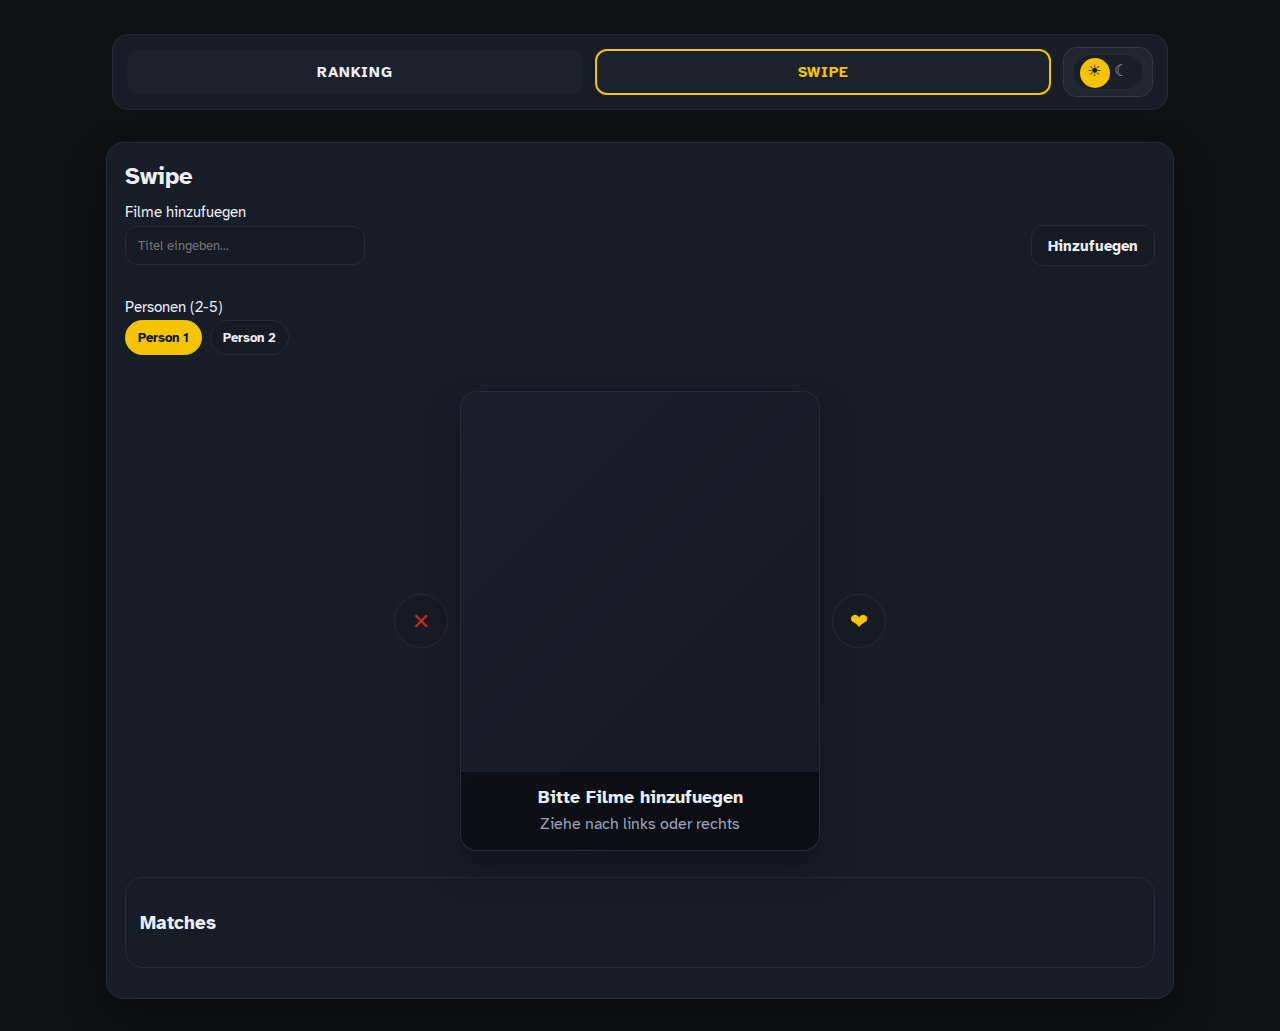
<file: film-swiper.html>
<!DOCTYPE html>
<html lang="de">
<head>
  <meta charset="UTF-8">
  <title>Film Swipe</title>
  <meta name="viewport" content="width=device-width, initial-scale=1">
  <link rel="preconnect" href="https://fonts.googleapis.com">
  <link rel="preconnect" href="https://fonts.gstatic.com" crossorigin>
  <link href="https://fonts.googleapis.com/css2?family=Atkinson+Hyperlegible:wght@400;700&display=swap" rel="stylesheet">
  <link rel="stylesheet" href="style.css">
</head>
<body class="accent-person1">
  <div class="app-container">
    <header>
      <div class="tab-bar">
        <a class="tab" href="index.html">Ranking</a>
        <a class="tab active" href="film-swiper.html">Swipe</a>
        <div class="header-actions">
          <button id="toggleThemeBtn" class="theme-toggle" aria-label="Theme wechseln">
            <span class="icon sun">☀</span>
            <span class="icon moon">☾</span>
          </button>
        </div>
      </div>
    </header>

    <main>
      <section class="card">
        <div class="page-subtitle">
          <h2>Swipe</h2>
        </div>
        <div class="swiper-controls">
          <div class="field-group">
            <label for="movieInput">Filme hinzufuegen</label>
            <div class="row">
              <div class="wide-input-wrap">
                <input id="movieInput" class="wide-input" placeholder="Titel eingeben..." autocomplete="off">
                <div id="movieSuggestList" class="suggest-list hidden"></div>
              </div>
              <button id="addMovieBtn" class="btn secondary" type="button">Hinzufuegen</button>
            </div>
            <div id="selectedMovies" class="tag-list"></div>
          </div>
          <div class="field-group">
            <label>Personen (2-5)</label>
            <div class="person-button-group" id="swiperPersonButtons"></div>
          </div>
        </div>

        <div class="swipe-area">
          <button id="swipeNoBtn" class="swipe-btn swipe-btn-left" aria-label="Nein">✕</button>
          <div id="swipeCard" class="swipe-card" role="button" aria-label="Swipe Karte">
            <div class="swipe-card-body">
              <div class="swipe-card-title" id="swipeTitle">Bitte Filme hinzufuegen</div>
              <div class="swipe-card-meta" id="swipeMeta">Ziehe nach links oder rechts</div>
            </div>
          </div>
          <button id="swipeYesBtn" class="swipe-btn swipe-btn-right" aria-label="Ja">❤</button>
        </div>
        <p id="swipeStatus" class="status-text"></p>
        <div class="match-list card nested">
          <h3>Matches</h3>
          <ul id="matchList"></ul>
        </div>
      </section>
    </main>
  </div>
  <script>
    // Lightmode toggle
    (() => {
      const body = document.body;
      const btnTheme = document.getElementById('toggleThemeBtn');
      const applyTheme = (mode) => {
        if (mode === 'light') body.classList.add('theme-light');
        else body.classList.remove('theme-light');
        btnTheme?.classList.toggle('active', mode === 'light');
      };
      const stored = localStorage.getItem('theme-mode');
      if (stored) applyTheme(stored);
      btnTheme?.addEventListener('click', () => {
        const nowLight = !body.classList.contains('theme-light');
        applyTheme(nowLight ? 'light' : 'dark');
        localStorage.setItem('theme-mode', nowLight ? 'light' : 'dark');
      });
    })();
  </script>
  <script>
    (() => {
      const card = document.getElementById('swipeCard');
      const status = document.getElementById('swipeStatus');
      const btnYes = document.getElementById('swipeYesBtn');
      const btnNo = document.getElementById('swipeNoBtn');
      const movieInput = document.getElementById('movieInput');
      const movieSuggestList = document.getElementById('movieSuggestList');
      const addMovieBtn = document.getElementById('addMovieBtn');
      const selectedMoviesEl = document.getElementById('selectedMovies');
      const personButtonsEl = document.getElementById('swiperPersonButtons');
      const swipeTitle = document.getElementById('swipeTitle');
      const swipeMeta = document.getElementById('swipeMeta');
      const matchList = document.getElementById('matchList');
      const API_BASE = 'http://localhost:5000';
      let suggestions = [];
      let suggestionsMap = {};
      let selectedMovies = [];
      let likes = {};
      let matches = new Set();
      let personCount = 2;
      let persons = [];
      let currentPerson = 'p1';
      let currentIndex = 0;

      if (!card) return;
      let startX = 0;
      let currentX = 0;
      let dragging = false;
      const threshold = 90;

      const setCardTransform = (x) => {
        card.style.transform = `translateX(${x}px) rotate(${x * 0.05}deg)`;
        const opacity = Math.min(Math.abs(x) / threshold, 1);
        card.style.boxShadow = `0 20px 40px rgba(0,0,0,0.35), 0 0 0 1px rgba(255,255,255,0.05), 0 0 0 2px rgba(255,255,255,${opacity * 0.05})`;
      };

      const handleStart = (clientX) => {
        dragging = true;
        startX = clientX;
        card.classList.add('dragging');
        hideButtons();
      };

      const handleMove = (clientX) => {
        if (!dragging) return;
        currentX = clientX - startX;
        setCardTransform(currentX);
      };

      const resetCard = () => {
        dragging = false;
        currentX = 0;
        card.classList.remove('dragging');
        card.style.transform = '';
        card.style.boxShadow = '';
        showButtons();
      };

      function decide(decision) {
        if (!selectedMovies.length) {
          status.textContent = 'Bitte zuerst Filme hinzufuegen.';
          resetCard();
          return;
        }
        const movie = selectedMovies[currentIndex % selectedMovies.length];
        if (decision === 'Ja') recordLike(movie.title, currentPerson);
        else recordDislike(movie.title, currentPerson);
        updateCard();
        status.textContent = `Entscheidung: ${decision}`;
        card.classList.add(decision === 'Ja' ? 'swipe-yes' : 'swipe-no');
        card.style.transform = `translateX(${decision === 'Ja' ? 300 : -300}px) rotate(${decision === 'Ja' ? 12 : -12}deg)`;
        hideButtons();
        setTimeout(() => {
          card.classList.remove('swipe-yes', 'swipe-no');
          resetCard();
          nextMovie();
        }, 250);
      }

      const handleEnd = () => {
        if (!dragging) return;
        const decision = currentX > threshold ? 'Ja' : currentX < -threshold ? 'Nein' : null;
        if (decision) {
          decide(decision);
        } else {
          status.textContent = '';
          resetCard();
        }
      };

      card.addEventListener('pointerdown', (e) => {
        e.preventDefault();
        handleStart(e.clientX);
      });
      window.addEventListener('pointermove', (e) => {
        if (!dragging) return;
        e.preventDefault();
        handleMove(e.clientX);
      });
      window.addEventListener('pointerup', () => handleEnd());
      window.addEventListener('pointercancel', () => handleEnd());

      // Touch fallback
      card.addEventListener('touchstart', (e) => handleStart(e.touches[0].clientX), { passive: true });
      card.addEventListener('touchmove', (e) => handleMove(e.touches[0].clientX), { passive: true });
      card.addEventListener('touchend', handleEnd);
      card.addEventListener('touchcancel', handleEnd);

      const hideButtons = () => {
        btnYes?.classList.add('hidden');
        btnNo?.classList.add('hidden');
      };
      const showButtons = () => {
        btnYes?.classList.remove('hidden');
        btnNo?.classList.remove('hidden');
      };
      btnYes?.addEventListener('click', () => decide('Ja'));
      btnNo?.addEventListener('click', () => decide('Nein'));

      function setPersons(n) {
        personCount = Math.max(2, Math.min(5, n));
        persons = Array.from({ length: personCount }, (_, i) => `p${i + 1}`);
        currentPerson = persons[0];
        renderPersonButtons();
      }

      function renderPersonButtons() {
        if (!personButtonsEl) return;
        personButtonsEl.innerHTML = '';
        persons.forEach((p, idx) => {
          const btn = document.createElement('button');
          btn.type = 'button';
          btn.className = 'person-btn' + (p === currentPerson ? ' active' : '');
          btn.textContent = `Person ${idx + 1}`;
          btn.addEventListener('click', () => {
            currentPerson = p;
            renderPersonButtons();
          });
          personButtonsEl.appendChild(btn);
        });
      }

      function updateCard() {
        if (!selectedMovies.length) {
          swipeTitle.textContent = 'Bitte Filme hinzufuegen';
          swipeMeta.textContent = 'Ziehe nach links oder rechts';
          card.classList.remove('has-image');
          card.style.backgroundImage = '';
          return;
        }
        const movie = selectedMovies[currentIndex % selectedMovies.length];
        swipeTitle.textContent = movie.display || movie.title;
        swipeMeta.textContent = '';
        if (movie.image) {
          card.classList.add('has-image');
          card.style.backgroundImage = `linear-gradient(180deg, rgba(0,0,0,0.15), rgba(0,0,0,0.45)), url('${movie.image}')`;
        } else {
          card.classList.remove('has-image');
          card.style.backgroundImage = '';
        }
      }

      function addMovie(displayTitle) {
        if (!displayTitle) return;
        const info = suggestionsMap[displayTitle] || { title: displayTitle };
        if (selectedMovies.find(m => m.title === info.title)) return;
        const movieObj = { title: info.title, display: info.display || displayTitle, image: info.image || '' };
        selectedMovies.push(movieObj);
        likes[info.title] = likes[info.title] || [];
        renderSelectedMovies();
        updateCard();
      }

      function removeMovie(title) {
        selectedMovies = selectedMovies.filter(t => t.title !== title);
        delete likes[title];
        matches.delete(title);
        renderSelectedMovies();
        updateMatches();
        if (currentIndex >= selectedMovies.length) currentIndex = 0;
        updateCard();
      }

      function renderSelectedMovies() {
        if (!selectedMoviesEl) return;
        selectedMoviesEl.innerHTML = '';
        selectedMovies.forEach(m => {
          const tag = document.createElement('div');
          tag.className = 'tag';
          tag.textContent = m.display || m.title;
          const x = document.createElement('span');
          x.className = 'tag-close';
          x.textContent = '✕';
          x.addEventListener('click', () => removeMovie(m.title));
          tag.appendChild(x);
          selectedMoviesEl.appendChild(tag);
        });
      }

      function renderSuggestList(query = '') {
        if (!movieSuggestList) return;
        const q = (query || '').toLowerCase();
        const filtered = suggestions.filter(s => (s.display || s.title || '').toLowerCase().includes(q)).slice(0, 12);
        movieSuggestList.innerHTML = '';
        if (!filtered.length) { movieSuggestList.classList.add('hidden'); return; }
        filtered.forEach(s => {
          const itemEl = document.createElement('div');
          itemEl.className = 'suggest-item';
          itemEl.textContent = s.display || s.title;
          itemEl.addEventListener('click', () => {
            addMovie(s.display || s.title);
            movieSuggestList.classList.add('hidden');
            movieInput.value = '';
          });
          movieSuggestList.appendChild(itemEl);
        });
        movieSuggestList.classList.remove('hidden');
      }

      async function loadSuggestions() {
        try {
          const resp = await fetch(`${API_BASE}/movies`);
          const data = await resp.json();
          if (resp.ok && data.ok) {
            const items = data.items || [];
            suggestionsMap = {};
            suggestions = items.map(i => {
              const display = i.year ? `${i.title} (${i.year})` : i.title;
              const obj = { display, title: i.title, image: i.image };
              suggestionsMap[display] = obj;
              return obj;
            });
          }
        } catch (e) {
          console.error(e);
        }
      }

      function addFromInput() {
        const val = (movieInput?.value || '').trim();
        if (!val) return;
        addMovie(val);
        movieInput.value = '';
        movieSuggestList?.classList.add('hidden');
      }

      addMovieBtn?.addEventListener('click', addFromInput);
      movieInput?.addEventListener('input', () => renderSuggestList(movieInput.value));
      movieInput?.addEventListener('keydown', (e) => { if (e.key === 'Enter') { e.preventDefault(); addFromInput(); } });
      document.addEventListener('click', (e) => {
        if (!movieSuggestList) return;
        if (!movieSuggestList.contains(e.target) && e.target !== movieInput) movieSuggestList.classList.add('hidden');
      });

      function updateMatches() {
        if (!matchList) return;
        matchList.innerHTML = '';
        Array.from(matches).forEach(title => {
          const li = document.createElement('li');
          li.textContent = title;
          matchList.appendChild(li);
        });
      }

      function recordLike(movie, person) {
        if (!likes[movie]) likes[movie] = [];
        if (!likes[movie].includes(person)) likes[movie].push(person);
        if (likes[movie].length >= personCount) {
          matches.add(movie);
          updateMatches();
        }
      }

      function recordDislike(movie, person) {
        if (!likes[movie]) return;
        likes[movie] = likes[movie].filter(p => p !== person);
      }

      function nextMovie() {
        if (!selectedMovies.length) return;
        currentIndex = (currentIndex + 1) % selectedMovies.length;
        updateCard();
      }

      // Override decide to include movie logic
      // init
      setPersons(2);
      loadSuggestions();
      updateCard();
    })();
  </script>
</body>
</html>
</file>
<file: style.css>
/* Modern dark gray theme with blue accent */
:root {
  --bg: #0f1115;
  --bg-2: #0f1115;
  --bg-elevated: #181e28;
  --border-subtle: #252c39;
  --border-strong: #303a4a;
  --accent: #d32f2f; /* default red (fallback) */
  --accent-strong: #ef5350;
  --accent-soft: rgba(211, 47, 47, 0.22);
  --text-main: #eceff6;
  --text-dim: #9aa7bc;
}

/* Accent themes (player based) */
.accent-person1 { --accent: #f5c400; --accent-strong: #ffd54f; --accent-soft: rgba(245, 196, 0, 0.2); } /* Player 1 - yellow */
.accent-person2 { --accent: #4b8cf5; --accent-strong: #5aa0ff; --accent-soft: rgba(75, 140, 245, 0.18); } /* Player 2 - blue */
.accent-person3 { --accent: #d32f2f; --accent-strong: #ef5350; --accent-soft: rgba(211, 47, 47, 0.22); } /* Player 3 - red */
.accent-person4 { --accent: #a05df5; --accent-strong: #b77bff; --accent-soft: rgba(160, 93, 245, 0.2); } /* Player 4 - violet */
.accent-person5 { --accent: #2f8a4c; --accent-strong: #43a465; --accent-soft: rgba(47, 138, 76, 0.2); } /* Player 5 - dark green */

*, *::before, *::after { box-sizing: border-box; }
html, body { margin: 0; padding: 0; height: 100%; }
body {
  font-family: "Atkinson Hyperlegible", system-ui, -apple-system, BlinkMacSystemFont, "Segoe UI", sans-serif;
  background: var(--bg);
  color: var(--text-main);
}
button, input, select, textarea { font-family: inherit; }

.app-container { max-width: 1100px; margin: 0 auto; padding: 16px; }
header {
  margin-bottom: 18px;
  display: flex;
  flex-direction: column;
  gap: 12px;
  align-items: stretch;
  position: sticky;
  top: 0;
  z-index: 50;
  padding: 18px 6px 8px;
  background: transparent;
}
header h1 { margin: 0; font-size: 1.95rem; text-align: left; }
.subtitle { margin: 0; font-size: 0.95rem; color: var(--text-dim); padding-left: 6px; }
.page-subtitle { text-align: center; margin: 0 0 12px; }
.page-subtitle h2 { margin: 0; font-size: 1.5rem; color: var(--text-main); font-weight: 700; text-align: left; }

.header-actions {
  display: inline-flex;
  gap: 8px;
  align-items: center;
  padding: 6px 8px;
  border-radius: 14px;
  border: 1px solid rgba(255,255,255,0.08);
  background: rgba(255,255,255,0.04);
  margin-left: auto;
}
.icon-btn {
  width: 38px;
  height: 38px;
  border-radius: 12px;
  border: 1px solid rgba(255,255,255,0.12);
  background: rgba(255,255,255,0.08);
  color: #f7f9ff;
  font-size: 18px;
  cursor: pointer;
  display: inline-flex;
  align-items: center;
  justify-content: center;
  transition: transform 0.15s ease, border-color 0.15s ease, background 0.15s ease, color 0.15s ease;
}
.icon-btn:hover { transform: translateY(-1px); border-color: var(--accent); background: rgba(255,255,255,0.12); color: #fff; }
.icon-btn:focus-visible { outline: 2px solid var(--accent-strong); outline-offset: 2px; }
.theme-toggle {
  position: relative;
  width: 72px;
  height: 36px;
  border-radius: 999px;
  border: 1px solid var(--border-subtle);
  background: #1b1f28;
  display: inline-flex;
  align-items: center;
  justify-content: space-between;
  padding: 0 8px;
  gap: 0;
  cursor: pointer;
  transition: background 0.15s ease, border-color 0.15s ease;
}
.theme-toggle .icon {
  font-size: 16px;
  pointer-events: none;
  color: var(--text-dim);
  position: relative;
  z-index: 2;
  line-height: 1;
  flex: 1 1 0;
  text-align: center;
  display: inline-flex;
  align-items: center;
  justify-content: center;
  transform: translateY(-1px);
  transition: color 0.15s ease;
}
.theme-toggle::after {
  content: "";
  position: absolute;
  width: 30px;
  height: 30px;
  border-radius: 50%;
  background: var(--accent);
  top: 3px;
  left: 7px;
  transition: transform 0.2s ease, background 0.2s ease, left 0.2s ease;
  z-index: 1;
}
.theme-toggle.active::after {
  transform: translateX(28px);
}
.theme-toggle:hover { border-color: var(--accent); background: rgba(255,255,255,0.1); }
.theme-toggle.active .moon, .theme-toggle:not(.active) .sun { color: #0c1118; }
.theme-toggle.active .sun, .theme-toggle:not(.active) .moon { color: var(--text-dim); }

/* Tabs */
.tab-bar {
  position: relative;
  display: flex;
  flex-wrap: wrap;
  align-items: center;
  gap: 12px;
  padding: 12px 14px;
  margin-bottom: 6px;
  background: var(--bg-elevated);
  border: 1px solid var(--border-subtle);
  border-radius: 16px;
  overflow: hidden;
}
.tab {
  position: relative;
  display: inline-flex;
  align-items: center;
  justify-content: center;
  flex: 1 1 140px;
  min-width: 120px;
  padding: 12px 14px;
  border-radius: 12px;
  border: 1px solid transparent;
  background: rgba(255,255,255,0.02);
  color: var(--text-main);
  text-decoration: none;
  font-weight: 800;
  font-size: 0.95rem;
  letter-spacing: 0.05em;
  text-transform: uppercase;
  text-align: center;
  cursor: pointer;
  transition: color 0.12s ease, transform 0.12s ease, border-color 0.12s ease, background 0.12s ease;
}
.tab:hover {
  color: var(--accent);
  border-color: rgba(255,255,255,0.1);
}
.tab:focus-visible { outline: 2px solid var(--accent-strong); outline-offset: 3px; }
.tab.active {
  color: var(--accent);
  background: rgba(255,255,255,0.02);
  border-color: var(--accent);
  border-width: 2px;
}

/* Modal */
.modal-overlay {
  position: fixed;
  inset: 0;
  background: rgba(0,0,0,0.6);
  display: flex;
  align-items: center;
  justify-content: center;
  z-index: 100;
}
#confirmOverlay { z-index: 120; }
#matchOverlay { z-index: 130; }
.modal {
  position: relative;
  width: min(420px, 90vw);
  background: var(--bg-elevated);
  border: 1px solid var(--border-subtle);
  border-radius: 14px;
  padding: 16px;
  box-shadow: 0 18px 36px rgba(0,0,0,0.35);
}
.modal h3 { margin: 0 0 10px; }
.modal-close {
  position: absolute;
  top: 8px;
  right: 10px;
  border: none;
  background: transparent;
  color: var(--text-main);
  font-size: 18px;
  cursor: pointer;
}
.modal-actions { display: flex; gap: 8px; justify-content: flex-end; margin-top: 12px; }

.card {
  background: var(--bg-elevated);
  border-radius: 18px;
  border: 1px solid var(--border-subtle);
  padding: 18px;
  margin-bottom: 16px;
  box-shadow: 0 18px 42px rgba(0,0,0,0.32), 0 0 0 1px rgba(255,255,255,0.02);
}
#voteSection.card {
  border: 2px solid var(--accent);
  box-shadow: 0 20px 48px rgba(0,0,0,0.35);
}
.card-header { display: flex; justify-content: space-between; align-items: center; gap: 8px; margin-bottom: 6px; }
.card-header h2 { margin: 0; }
.card .page-subtitle h2 { margin: 0 0 8px; }
.hidden { display: none; }
.status-text { margin-top: 8px; font-size: 0.9rem; color: var(--text-dim); }
.status-text.center { text-align: center; }
.hint { margin-top: 6px; font-size: 0.9rem; color: var(--text-dim); }
.hint.warn { color: #facc15; }
.pill { font-size: 0.85rem; padding: 5px 9px; border-radius: 999px; background: var(--accent-soft); color: var(--accent); border: 1px solid rgba(255,255,255,0.05); }

.theme-light {
  --bg: #f4f5f7;
  --bg-2: #f4f5f7;
  --bg-elevated: #ffffff;
  --border-subtle: #d6d9df;
  --border-strong: #c4c8d1;
  --text-main: #0f1115;
  --text-dim: #556070;
}

.theme-light body {
  background: var(--bg);
  color: var(--text-main);
}
.theme-light header { background: transparent; }
.theme-light .card {
  background: var(--bg-elevated);
  border-color: var(--border-subtle);
  box-shadow: 0 12px 30px rgba(0,0,0,0.12);
}
.theme-light .tab-bar {
  background: #ffffff;
  border: 1px solid var(--border-subtle);
}
.theme-light .tab {
  background: rgba(0,0,0,0.02);
  color: #3c4556;
  border-color: transparent;
}
.theme-light .tab:hover {
  color: #0f1115;
  border-color: rgba(0,0,0,0.08);
  background: rgba(0,0,0,0.04);
}
.theme-light .tab.active {
  color: var(--accent);
  background: #ffffff;
  border-color: var(--accent);
  border-width: 2px;
}
.theme-light select,
.theme-light .wide-input,
.theme-light input[type="number"],
.theme-light .multi-select-toggle {
  background: #f6f7fb;
  color: var(--text-main);
  border-color: var(--border-subtle);
}
.theme-light .multi-select-menu,
.theme-light .suggest-list {
  background: #ffffff;
  border-color: var(--border-subtle);
  box-shadow: 0 12px 28px rgba(0,0,0,0.12);
}
.theme-light .multi-select-menu label { color: var(--text-main); }
.theme-light .swipe-card { 
  background: linear-gradient(135deg, #f5f7fb, #e8ecf5); 
  color: var(--text-main); 
  box-shadow: 0 12px 26px rgba(0,0,0,0.15); 
} 
.theme-light .swipe-card-body { background: rgba(255,255,255,0.75); color: var(--text-main); } 
.theme-light .tag { background: #f6f7fb; border-color: var(--border-subtle); color: var(--text-main); } 
.theme-light .swipe-btn { background: #f6f7fb; color: var(--text-main); border-color: var(--border-subtle); }
.theme-light .btn.secondary { background: #f6f7fb; color: var(--text-main); border-color: var(--border-subtle); }
.theme-light .btn.primary { color: #0f1115; }
.theme-light table th { background: #f6f7fb; color: var(--text-main); }
.theme-light .movie-card { background: #f6f7fb; border-color: var(--border-subtle); }
.theme-light .movie-media { background: linear-gradient(145deg, #f0f2f8, #e4e7ef); } 
.theme-light .person-btn { background: #f6f7fb; border-color: var(--border-subtle); color: var(--text-main); } 
.theme-light .person-btn.active { background: var(--accent); color: #0f1115; border-color: var(--accent); }
.theme-light .top10-card { background: #ffffff; border-color: var(--border-subtle); box-shadow: 0 8px 18px rgba(0,0,0,0.08); }
.theme-light .header-actions { background: #f7f8fc; border-color: var(--border-subtle); }
.theme-light .icon-btn { background: #ffffff; border-color: var(--border-subtle); color: var(--text-main); box-shadow: 0 4px 14px rgba(0,0,0,0.08); }
.theme-light .theme-toggle { background: #f6f7fb; border-color: var(--border-subtle); box-shadow: none; }
.theme-light .theme-toggle::after { background: linear-gradient(135deg, var(--accent), var(--accent-strong)); }
.theme-light .theme-toggle .icon { color: #6b7280; }
.theme-light .hint.warn { color: #c58c15; }

.field-group { margin-bottom: 12px; }
.field-group label { display: block; margin-bottom: 4px; font-size: 0.95rem; }
.row { display: flex; gap: 8px; align-items: center; flex-wrap: wrap; }
.row.manual-add { align-items: flex-start; }
.row.confirm-row { margin-top: 8px; }
.swipe-actions-row { margin-top: 12px; }
.filters-row {
  display: flex;
  flex-wrap: wrap;
  gap: 12px;
  overflow: visible !important;
  margin-bottom: 28px;
  align-items: flex-start;
  justify-content: flex-start;
  padding-bottom: 12px;
}
.filters-row .field-group { flex: 1 1 180px; min-width: 160px; }
.filters-row .field-group.filter-4k {
  flex: 0 0 80px;
  min-width: 80px;
  display: flex;
  flex-direction: column;
  justify-content: flex-end;
}
.range-inline { display: flex; align-items: center; gap: 8px; }
.checkbox-row {
  display: flex;
  align-items: center;
  gap: 8px;
  padding: 8px 0;
}
.filter-inline { display: flex; align-items: center; gap: 8px; min-width: auto; flex: 0 0 auto; }
.filters-actions { display: flex; gap: 8px; width: 100%; flex-wrap: wrap; justify-content: space-between; align-items: center; margin-top: 10px; }
.left-actions, .right-actions { display: flex; gap: 8px; align-items: center; }
.swipe-actions-row { margin-top: 16px; }
#swipeFilteredBlock .filters-row { margin-bottom: 28px; }

.tag-list-group { display: grid; grid-template-columns: repeat(auto-fit, minmax(160px, 1fr)); gap: 10px; }
.tag-list-block { background: #111827; border: 1px solid var(--border-subtle); border-radius: 10px; padding: 8px 10px; }
.tag-list-title { font-weight: 700; font-size: 0.9rem; margin-bottom: 6px; color: var(--text-dim); }

#addMovieBtn { align-self: flex-start; }

select { background: #161b24; color: var(--text-main); border-radius: 12px; border: 1px solid var(--border-subtle); padding: 10px 12px; font-size: 0.95rem; outline: none; }
select:focus { border-color: var(--accent); box-shadow: 0 0 0 2px rgba(90,160,255,0.15); }

.btn {
  cursor: pointer;
  padding: 10px 16px;
  border-radius: 12px;
  border: 1px solid transparent;
  font-size: 0.96rem;
  font-weight: 700;
  transition: transform 0.12s ease, box-shadow 0.12s ease, background-color 0.12s ease, border-color 0.12s ease;
}
.btn.small { padding: 8px 12px; font-size: 0.9rem; }
.btn.primary {
  background: linear-gradient(135deg, var(--accent), var(--accent-strong));
  color: #0a1530;
  border-color: rgba(255,255,255,0.06);
}
.btn.primary:hover { transform: translateY(-1px); }
.btn.secondary { background: #161b24; color: var(--text-main); border-color: var(--border-subtle); }
.btn.secondary:hover { border-color: var(--accent); background-color: rgba(90, 160, 255, 0.08); }

.person-button-group { display: flex; gap: 8px; flex-wrap: wrap; }
.person-btn {
  padding: 8px 12px;
  border-radius: 999px;
  border: 1px solid var(--border-subtle);
  background: #161b24;
  color: var(--text-main);
  cursor: pointer;
  font-weight: 700;
  transition: all 0.12s ease;
}
.person-btn:hover { border-color: var(--accent); }
.person-btn.active { background: var(--accent); color: #0a1530; border-color: var(--accent); }

#pairContainer { display: flex; gap: 16px; margin: 16px 0; }
.movie-card {
  flex: 1 1 0;
  display: flex;
  flex-direction: column;
  align-items: stretch;
  background: #151a24;
  border-radius: 14px;
  border: 1px solid var(--border-subtle);
  padding: 12px;
  min-height: 360px;
  cursor: pointer;
  transition: border-color 0.12s ease, transform 0.12s ease, background-color 0.12s ease, box-shadow 0.12s ease;
  box-shadow: 0 12px 28px rgba(0,0,0,0.28);
}
.movie-card:hover, .movie-card:focus-visible { border-color: var(--accent); background-color: rgba(75, 140, 245, 0.06); transform: translateY(-2px); box-shadow: 0 16px 32px rgba(0,0,0,0.32); }
.movie-media { width: 100%; height: 220px; display: flex; align-items: center; justify-content: center; overflow: hidden; border-radius: 12px; background: radial-gradient(circle at top, #1f2937, #0e111a); margin-bottom: 10px; }
.movie-media img { max-width: 100%; max-height: 100%; object-fit: contain; }
.movie-title { margin: 0 0 10px; font-weight: 700; font-size: 1rem; text-align: center; color: var(--text-main); display: flex; align-items: center; justify-content: center; min-height: 3em; padding: 0 6px; word-wrap: break-word; }

.actions { margin-top: 8px; display: flex; justify-content: flex-end; }
.actions.split { justify-content: space-between; gap: 8px; }
.progress-wrapper { margin: 10px 0; }
.progress-label { font-size: 0.9rem; color: var(--text-dim); margin-bottom: 4px; }
.progress-track { width: 100%; height: 10px; background: var(--border-subtle); border-radius: 999px; overflow: hidden; box-shadow: inset 0 1px 2px rgba(0,0,0,0.35); }
.progress-bar { height: 100%; width: 0%; background: linear-gradient(90deg, var(--accent), var(--accent-strong)); transition: width 0.2s ease; }
.person-progress { margin: 8px 0; display: flex; flex-direction: column; gap: 6px; }
.person-progress-item { display: flex; flex-direction: column; gap: 2px; }
.person-progress-item .progress-label { margin: 0; }

.table-wrapper { overflow-x: auto; }
table { border-collapse: collapse; width: 100%; font-size: 0.9rem; }
th, td { border: 1px solid var(--border-subtle); padding: 6px 10px; text-align: left; }
th { background-color: #151a24; color: var(--text-main); }

.top10-grid { display: grid; grid-template-columns: repeat(auto-fill, minmax(160px, 1fr)); gap: 12px; margin-top: 12px; }
.top10-card { background-color: #151a24; border: 1px solid var(--border-subtle); border-radius: 12px; padding: 10px; display: flex; flex-direction: column; gap: 6px; box-shadow: 0 10px 26px rgba(0,0,0,0.26); }
.top10-media { width: 100%; aspect-ratio: 3 / 4; border-radius: 10px; overflow: hidden; background: radial-gradient(circle at top, #1f2937, #0e111a); display: flex; align-items: center; justify-content: center; }
.top10-media img { width: 100%; height: 100%; object-fit: cover; }
.top10-title { font-weight: 700; font-size: 0.95rem; }
.top10-meta { font-size: 0.85rem; color: var(--text-dim); }

.collapsible { border: 1px solid var(--border-subtle); border-radius: 10px; padding: 0 12px 12px; background-color: #151a24; margin-bottom: 12px; }
.collapsible summary { cursor: pointer; list-style: none; font-weight: 700; padding: 12px 0; color: var(--text-main); }
.collapsible summary::-webkit-details-marker { display: none; }
.collapsible summary::after { content: '\003F'; float: right; transform: rotate(-90deg); transition: transform 0.15s ease; color: var(--text-dim); }
.collapsible[open] summary::after { transform: rotate(0deg); }

.multi-select { position: relative; display: inline-block; }
.multi-select-toggle { cursor: pointer; border: 1px solid var(--border-subtle); background: #161b24; color: var(--text-main); border-radius: 12px; padding: 10px 14px; min-width: min(200px, 100%); text-align: left; }
.multi-select-menu { position: absolute; top: calc(100% + 6px); left: 0; background: #0f172a; border: 1px solid var(--border-subtle); border-radius: 12px; padding: 10px 12px; box-shadow: 0 14px 34px rgba(0,0,0,0.45); z-index: 30; min-width: min(220px, 92vw); }
.multi-select-menu label { display: flex; gap: 8px; align-items: center; margin: 6px 0; cursor: pointer; }
.multi-select-menu input[type="checkbox"] {
  width: 18px;
  height: 18px;
  flex-shrink: 0;
  display: inline-block;
  opacity: 1;
  visibility: visible;
  position: static;
  margin: 0;
  appearance: auto;
  -webkit-appearance: auto;
  accent-color: var(--accent);
  cursor: pointer;
}
.multi-select-menu.inline { position: static; border: 1px solid var(--border-subtle); box-shadow: none; background: #161b24; min-width: auto; display: inline-flex; flex-direction: column; padding: 8px 10px; }

input[type="number"] { background-color: #161b24; color: var(--text-main); border: 1px solid var(--border-subtle); border-radius: 12px; padding: 10px 12px; font-size: 0.95rem; width: 100%; }

.range-dropdown { position: relative; display: inline-block; }
.range-row { display: flex; gap: 8px; align-items: center; }
.range-dropdown .multi-select-menu { min-width: min(260px, 92vw); }
.range-dropdown input[type="range"] { flex: 1; }
.range-dropdown .row input[type="number"] { flex: 1; }
.multi-select-menu input[type="range"] { width: 100%; }
.r-dropdown .multi-select-menu { min-width: min(200px, 92vw); }

@media (max-width: 640px) {
  .multi-select,
  .range-dropdown,
  .r-dropdown {
    width: 100%;
  }
  .multi-select-toggle {
    width: 100%;
    min-width: 0;
  }
  .multi-select-menu {
    width: min(92vw, 420px);
  }
}

.card.nested { padding: 14px; margin-bottom: 12px; box-shadow: none; }

/* Swipe area */
.swipe-area {
  display: flex;
  justify-content: center;
  align-items: center;
  gap: 12px;
  min-height: 320px;
  padding: 12px 0;
}
.swipe-card {
  width: min(360px, 92vw);
  height: 460px;
  border-radius: 16px;
  border: 1px solid var(--border-subtle);
  background: linear-gradient(135deg, #1a202b, #151a24);
  background-size: cover;
  background-position: center;
  box-shadow: 0 18px 36px rgba(0,0,0,0.35);
  display: flex;
  align-items: flex-end;
  justify-content: center;
  transition: transform 0.15s ease, box-shadow 0.15s ease;
  touch-action: pan-y;
}
.swipe-card.dragging { cursor: grabbing; }
.swipe-card.has-image { color: #fff; }
.swipe-card-body { text-align: center; padding: 14px 14px 16px; width: 100%; background: rgba(0,0,0,0.45); border-radius: 0 0 16px 16px; }
.swipe-progress { width: 100%; margin-bottom: 10px; }
.swipe-progress.hidden { display: none; }
.swipe-progress .progress-label { margin-bottom: 6px; font-size: 0.9rem; color: var(--text-dim); }
.swipe-progress .progress-track { background: rgba(255,255,255,0.12); }
.swipe-card-title { font-size: 1.1rem; font-weight: 800; margin-bottom: 6px; }
.swipe-card-meta { color: var(--text-dim); }

.match-list-grid { display: grid; gap: 10px; grid-template-columns: repeat(auto-fit, minmax(150px, 1fr)); max-width: 780px; }
.match-item { display: flex; align-items: center; gap: 10px; padding: 8px; border: 1px solid var(--border-subtle); border-radius: 10px; background: #0f172a; width: 100%; box-sizing: border-box; }
.match-item img { width: 38px; height: 57px; max-width: 22vw; max-height: 33vw; object-fit: cover; border-radius: 8px; flex-shrink: 0; }
.match-item .title { font-weight: 700; font-size: 0.94rem; }

.match-modal { width: min(340px, 90vw); max-height: 86vh; overflow: hidden; text-align: center; }
.match-modal img { width: min(50vw, 170px); height: auto; max-height: 32vh; object-fit: cover; border-radius: 12px; margin: 10px auto; display: block; }
.match-modal .match-title { font-weight: 800; font-size: 1.05rem; text-align: center; margin-top: 4px; }
.match-modal .modal-actions { justify-content: center; }

@media (max-width: 540px) {
  .match-list-grid { grid-template-columns: repeat(auto-fit, minmax(120px, 1fr)); }
  .match-item img { width: 30px; height: 45px; max-width: 18vw; max-height: 28vw; }
  .match-modal { width: min(300px, 92vw); }
  .match-modal img { width: min(60vw, 140px); max-height: 28vh; }
}

.swiper-controls { display: flex; flex-direction: column; gap: 12px; margin-bottom: 12px; }
.wide-input { flex: 1; min-width: 240px; padding: 10px 12px; border-radius: 12px; border: 1px solid var(--border-subtle); background: #161b24; color: var(--text-main); }
.wide-input-wrap { position: relative; flex: 1; min-width: 240px; }
.suggest-list {
  position: absolute;
  top: calc(100% + 6px);
  left: 0;
  right: 0;
  background: var(--bg-elevated);
  border: 1px solid var(--border-subtle);
  border-radius: 12px;
  box-shadow: 0 14px 34px rgba(0,0,0,0.35);
  max-height: 260px;
  overflow-y: auto;
  z-index: 30;
}
.suggest-item {
  padding: 10px 12px;
  cursor: pointer;
  border-bottom: 1px solid rgba(255,255,255,0.04);
}
.suggest-item:last-child { border-bottom: none; }
.suggest-item:hover { background: rgba(90,160,255,0.08); color: var(--accent); }
.tag-list { display: flex; gap: 8px; flex-wrap: wrap; margin-top: 8px; }
.tag { display: inline-flex; align-items: center; gap: 6px; padding: 6px 10px; background: #161b24; border: 1px solid var(--border-subtle); border-radius: 12px; }
.tag-close { cursor: pointer; color: var(--text-dim); }
.tag-close:hover { color: var(--accent); }
.tag-person1, .tag-p1 { background: rgba(211, 47, 47, 0.18); border-color: #d32f2f; }
.tag-person2, .tag-p2 { background: rgba(75, 140, 245, 0.18); border-color: #4b8cf5; }
.tag-person3, .tag-p3 { background: rgba(245, 196, 0, 0.2); border-color: #f5c400; }
.tag-person4, .tag-p4 { background: rgba(160, 93, 245, 0.2); border-color: #a05df5; }
.tag-person5, .tag-p5 { background: rgba(47, 138, 76, 0.2); border-color: #2f8a4c; }

.swipe-btn {
  width: clamp(44px, 14vw, 54px);
  height: clamp(44px, 14vw, 54px);
  border-radius: 50%;
  border: 1px solid var(--border-subtle);
  background: #161b24;
  color: var(--text-main);
  font-size: 22px;
  font-weight: 800;
  cursor: pointer;
  transition: transform 0.12s ease, border-color 0.12s ease, background 0.12s ease;
  display: inline-flex;
  align-items: center;
  justify-content: center;
  flex-shrink: 0;
}
.swipe-btn:hover { transform: translateY(-1px); border-color: var(--accent); }
.swipe-btn-left { color: #c62828; }
.swipe-btn-right { color: var(--accent); }

@media (max-width: 700px) {
  .app-container { padding: 12px; }
  header h1 { font-size: 1.5rem; }
  #pairContainer { flex-direction: column; }
  .movie-card { min-height: 320px; }
  .movie-media { height: 200px; }
  .row { flex-direction: column; align-items: stretch; }
  .row select, .row .btn { width: 100%; }
  .card { padding: 14px; }
}
</file>
